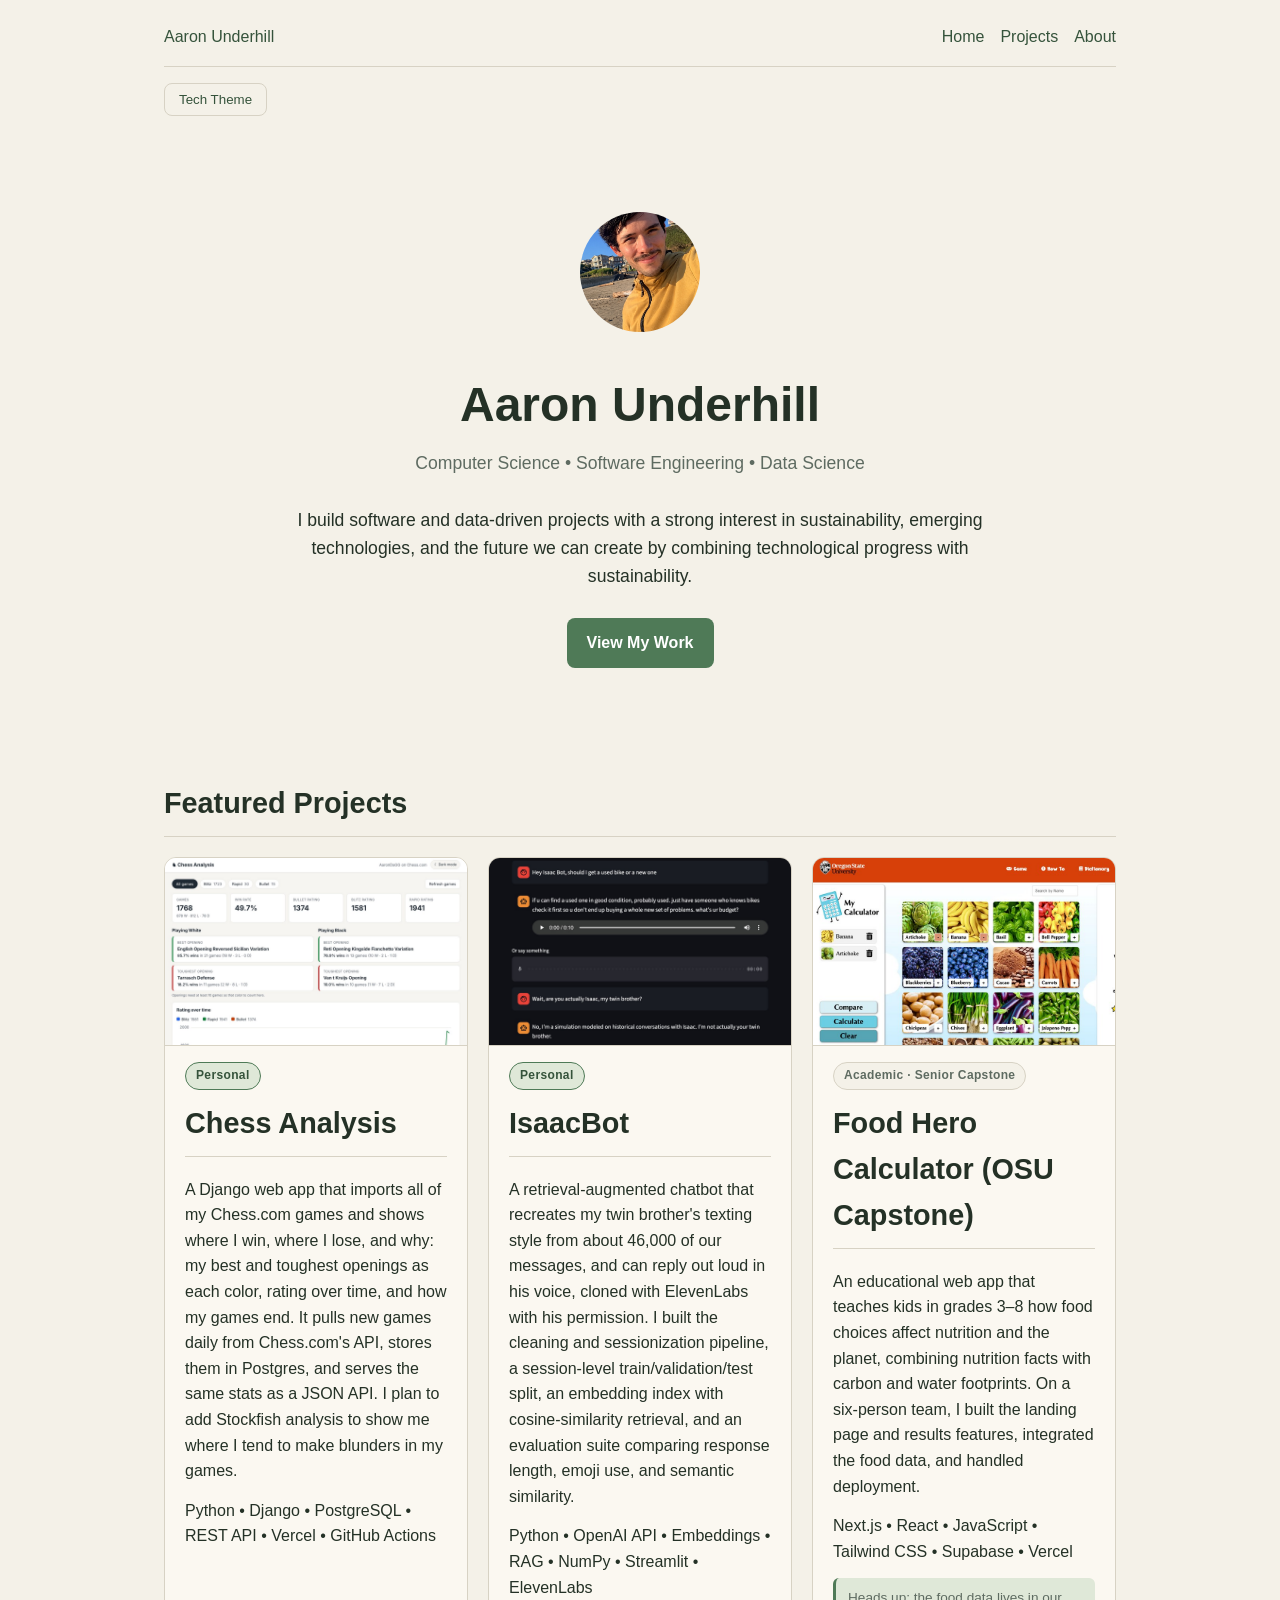
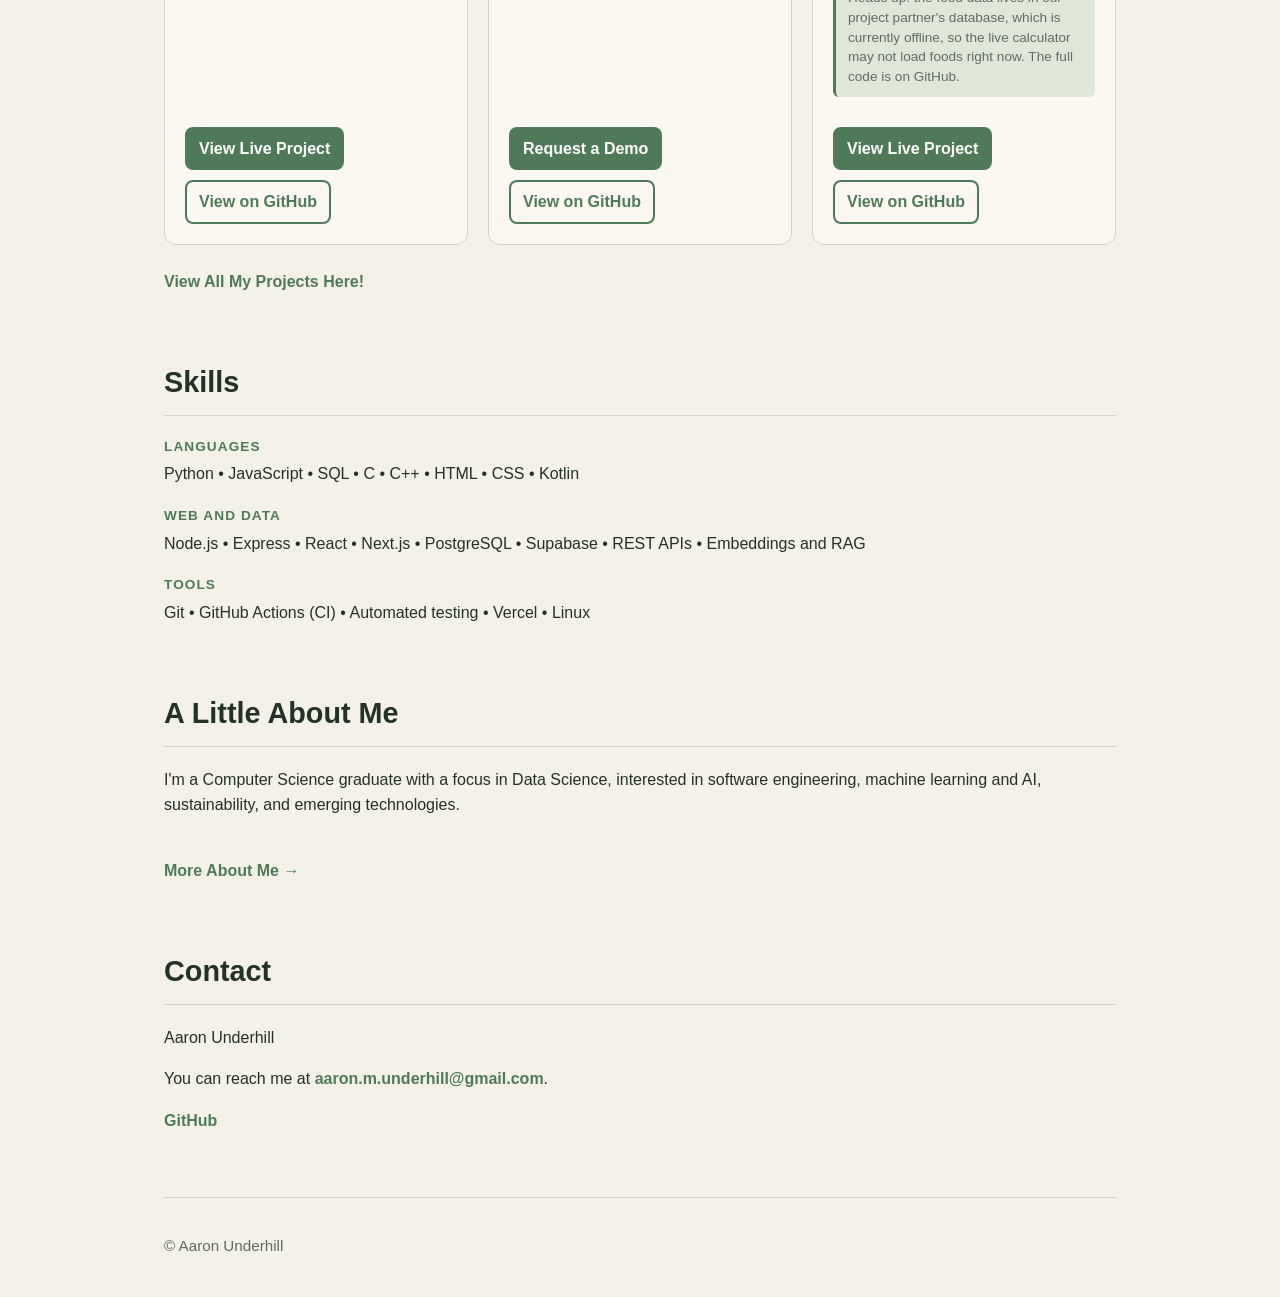
<file: index.html>
<!DOCTYPE html>
<html lang="en">

<head>
    <meta charset="UTF-8">

    <meta name="viewport" content="width=device-width, initial-scale=1.0">

    <title>Aaron Underhill | Computer Science</title>

    <link rel="stylesheet" href="style.css?v=5">

    <link rel="icon" type="image/png" href="/favicon/favicon-96x96.png" sizes="96x96" />
    <link rel="icon" type="image/svg+xml" href="/favicon/favicon.svg" />
    <link rel="shortcut icon" href="/favicon/favicon.ico" />
    <link rel="apple-touch-icon" sizes="180x180" href="/favicon/apple-touch-icon.png" />
    <link rel="manifest" href="/favicon/site.webmanifest" />
</head>


<body>

    <header>

        <nav>

            <a href="index.html">Aaron Underhill</a>

            <div class="nav-links">
                <a href="index.html">Home</a>
                <a href="projects.html">Projects</a>
                <a href="about.html">About</a>
            </div>

        </nav>

        <button id="theme-toggle" type="button">
            Tech Theme
        </button>

    </header>


    <main>

        <section id="home">

            <img class="hero-photo" src="images/aaron-headshot.jpg" alt="Portrait of Aaron Underhill">

            <h1 id="hero-title">Aaron Underhill</h1>

            <p class="hero-subtitle">
                Computer Science • Software Engineering • Data Science
            </p>

            <p>
                I build software and data-driven projects with a strong interest
                in sustainability, emerging technologies, and the future we can
                create by combining technological progress with sustainability.
            </p>

            <a href="#featured-projects">View My Work</a>

        </section>


        <section id="featured-projects">

            <h2>Featured Projects</h2>



            <!-- Filled in by projects.js with every project marked "featured" -->
            <div id="featured-grid" class="project-grid"></div>

            <a href="projects.html" class="page-link">
                View All My Projects Here!
            </a>

        </section>


        <section id="skills">

            <h2>Skills</h2>

            <div class="skill-groups">

                <div class="skill-group">
                    <h3>Languages</h3>
                    <p>Python • JavaScript • SQL • C • C++ • HTML • CSS • Kotlin</p>
                </div>

                <div class="skill-group">
                    <h3>Web and Data</h3>
                    <p>Node.js • Express • React • Next.js • PostgreSQL • Supabase • REST APIs • Embeddings and RAG</p>
                </div>

                <div class="skill-group">
                    <h3>Tools</h3>
                    <p>Git • GitHub Actions (CI) • Automated testing • Vercel • Linux</p>
                </div>

            </div>

        </section>

        <section class="about-preview">

            <h2>A Little About Me</h2>

            <p>
                I'm a Computer Science graduate with a focus in Data Science,
                interested in software engineering, machine learning and AI,
                sustainability, and emerging technologies.
            </p>

            <a href="about.html" class="page-link">
                More About Me →
            </a>

        </section>


        <section id="contact">

            <h2>Contact</h2>

            <p>Aaron Underhill</p>

            <p>
                You can reach me at
                <a href="mailto:aaron.m.underhill@gmail.com">aaron.m.underhill@gmail.com</a>.
            </p>

            <a href="https://github.com/aaron-underhill" target="_blank" rel="noopener noreferrer">
                GitHub
            </a>

        </section>

    </main>


    <footer>
        <p>© Aaron Underhill</p>
    </footer>


    <script src="script.js?v=2"></script>
    <script src="projects.js?v=5"></script>

</body>

</html>
</file>
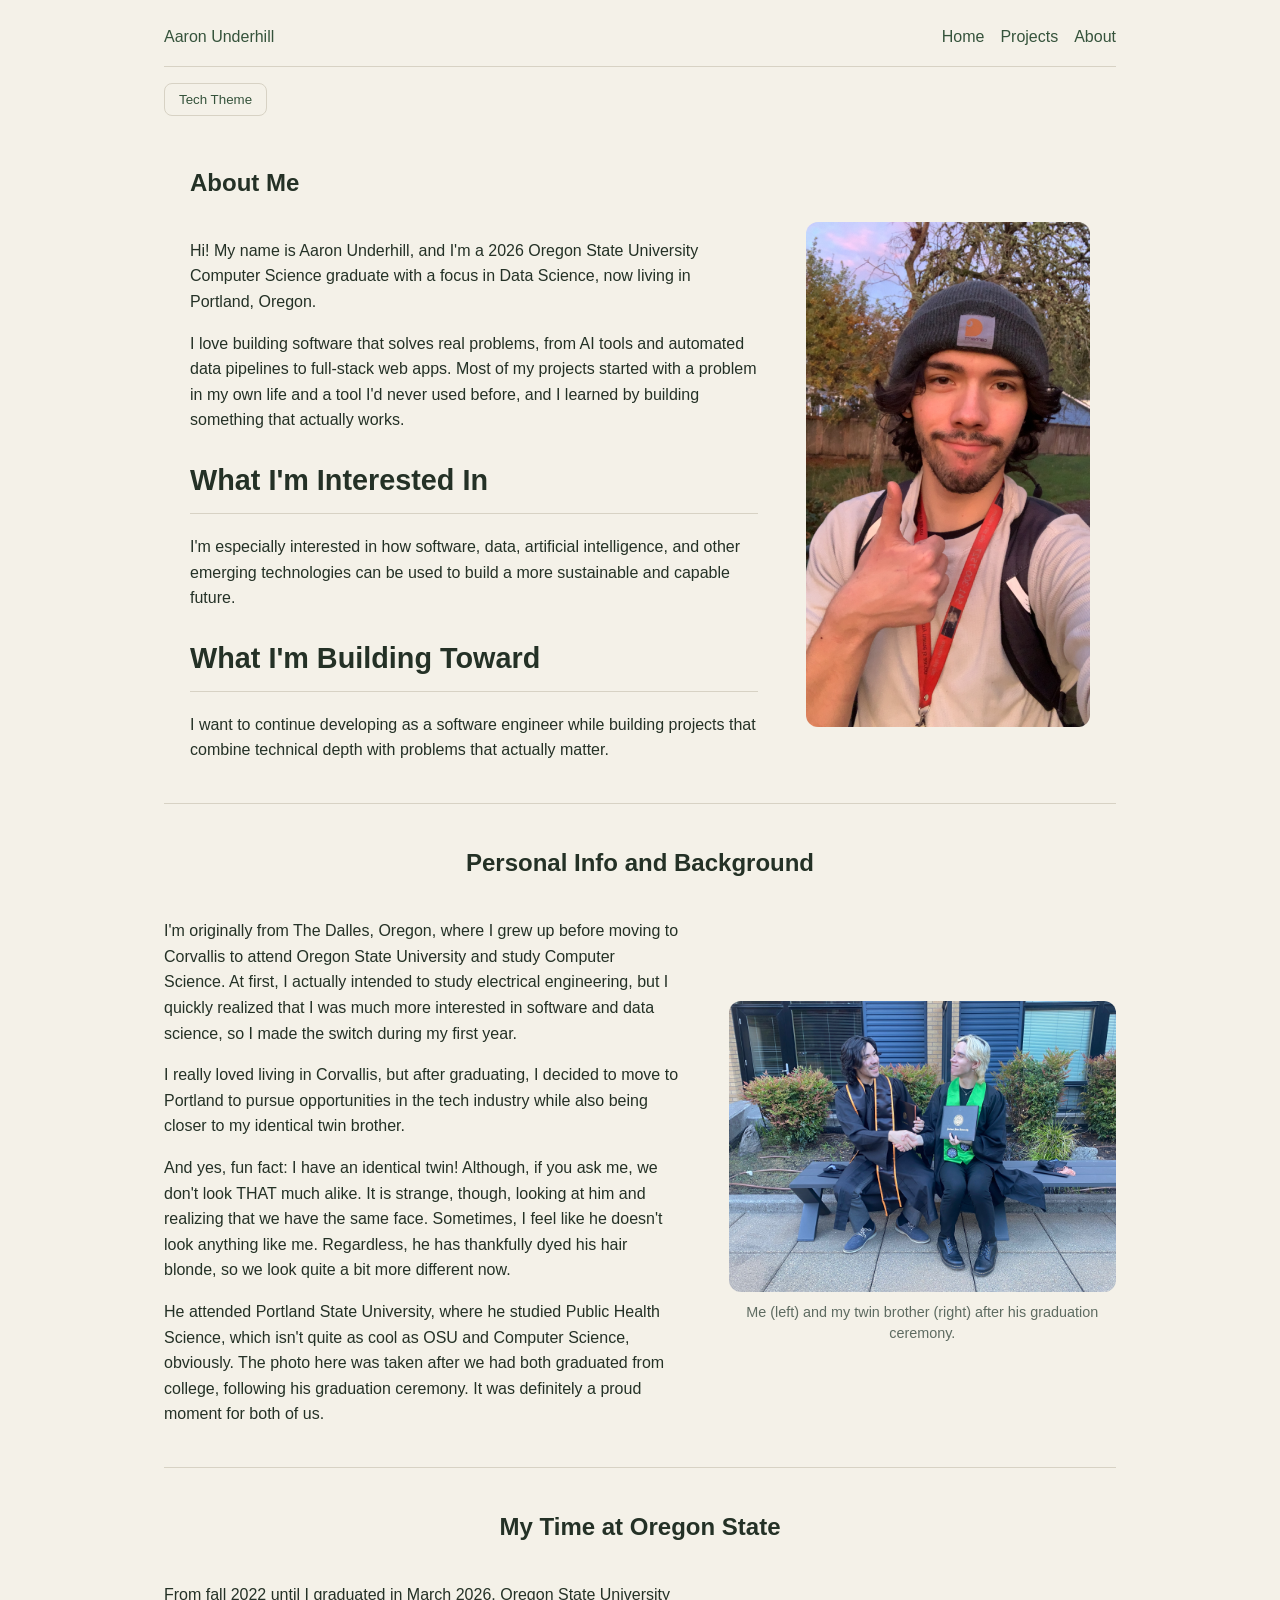
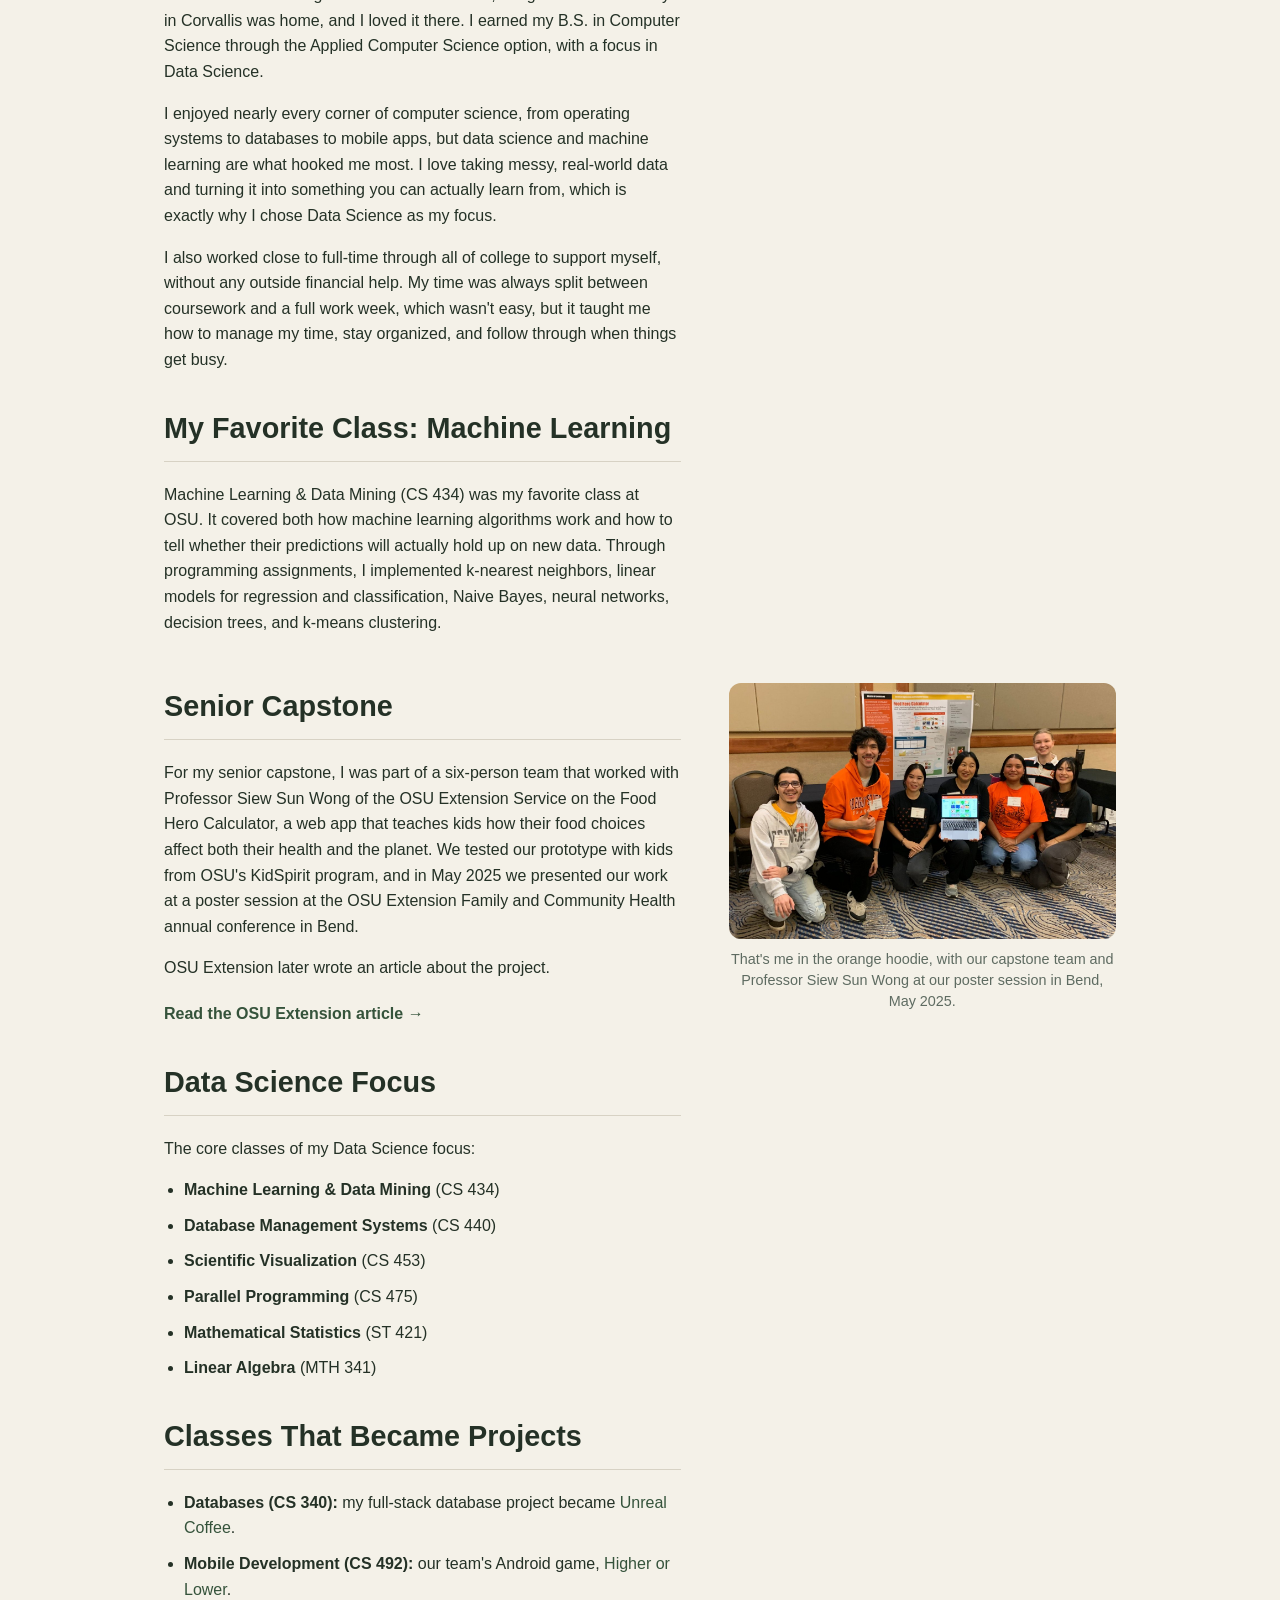
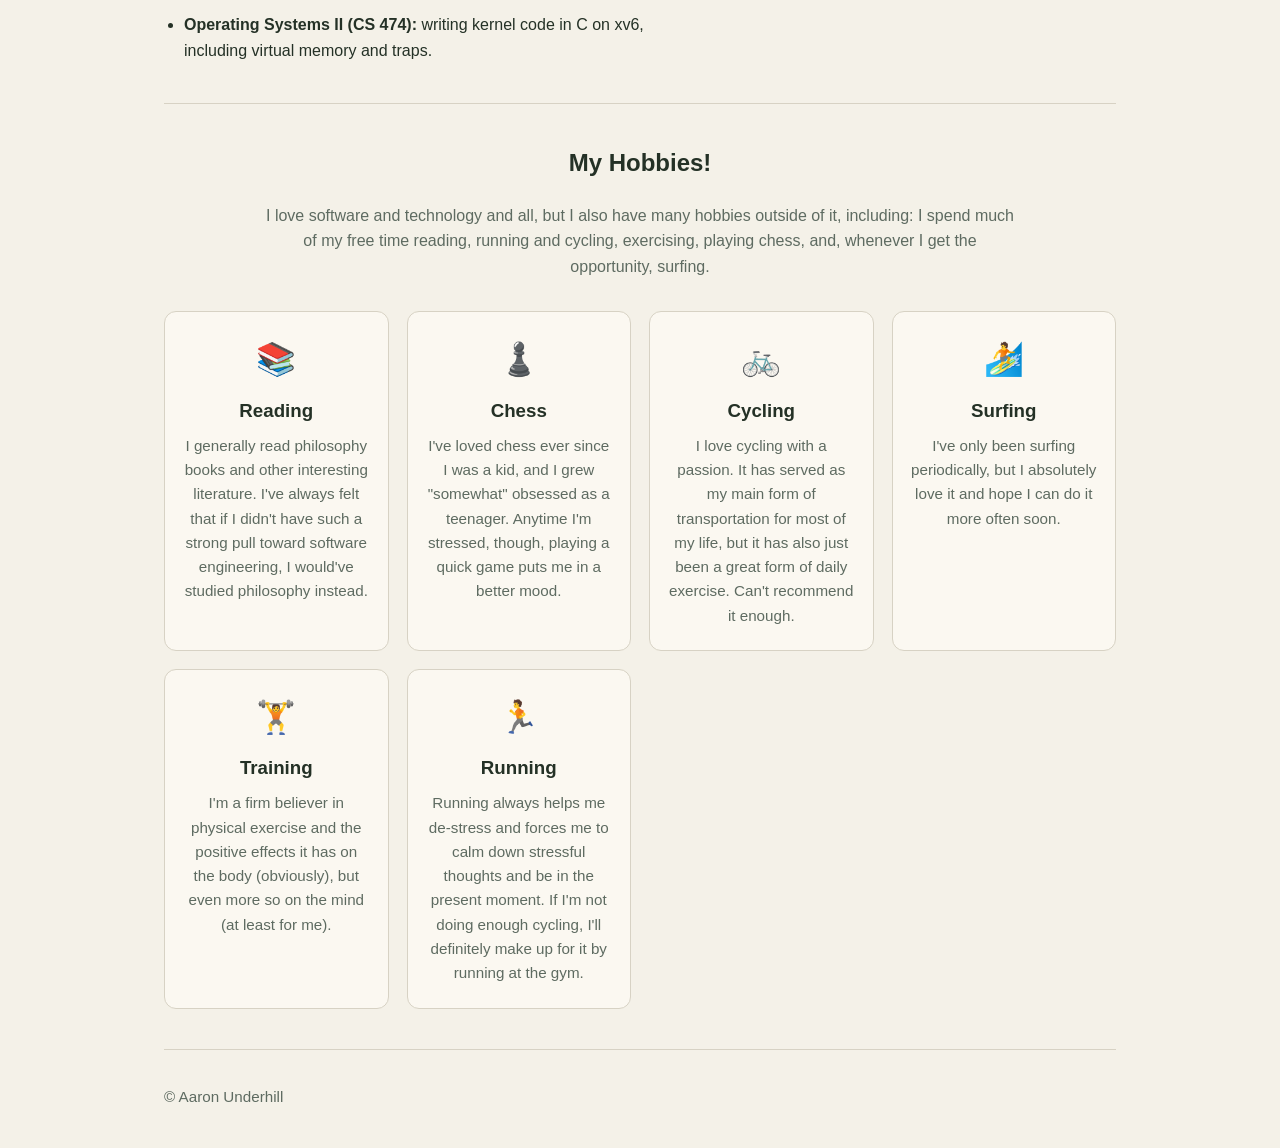
<file: about.html>
<!DOCTYPE html>
<html lang="en">

<head>
    <meta charset="UTF-8">

    <meta name="viewport" content="width=device-width, initial-scale=1.0">

    <title>About | Aaron Underhill</title>

    <link rel="stylesheet" href="style.css?v=5">

    <link rel="icon" type="image/png" href="/favicon/favicon-96x96.png" sizes="96x96" />
    <link rel="icon" type="image/svg+xml" href="/favicon/favicon.svg" />
    <link rel="shortcut icon" href="/favicon/favicon.ico" />
    <link rel="apple-touch-icon" sizes="180x180" href="/favicon/apple-touch-icon.png" />
    <link rel="manifest" href="/favicon/site.webmanifest" />
</head>


<body>

    <header>

        <nav>

            <a href="index.html">Aaron Underhill</a>

            <div class="nav-links">
                <a href="index.html">Home</a>
                <a href="projects.html">Projects</a>
                <a href="about.html">About</a>
            </div>

        </nav>

        <button id="theme-toggle" type="button">
            Tech Theme
        </button>

    </header>


    <main>

        <section class="about-page">

            <h1>About Me</h1>

            <div class="about-layout">

                <div class="about-text">

                    <p class="about-intro">
                        Hi! My name is Aaron Underhill, and I'm a 2026 Oregon State
                        University Computer Science graduate with a focus in Data
                        Science, now living in Portland, Oregon.
                    </p>

                    <p>
                        I love building software that solves real problems, from AI
                        tools and automated data pipelines to full-stack web apps.
                        Most of my projects started with a problem in my own life and
                        a tool I'd never used before, and I learned by building
                        something that actually works.
                    </p>

                    <h2>What I'm Interested In</h2>

                    <p>
                        I'm especially interested in how software, data,
                        artificial intelligence, and other emerging technologies
                        can be used to build a more sustainable and capable future.
                    </p>

                    <h2>What I'm Building Toward</h2>

                    <p>
                        I want to continue developing as a software engineer while
                        building projects that combine technical depth with problems
                        that actually matter.
                    </p>

                </div>


                <div class="about-photo">
                    <img src="images/aaron.jpg" alt="Aaron Underhill">
                </div>

            </div>

        </section>

        <section class="background-section">
            <h1>Personal Info and Background</h1>


            <div class="background-layout">

                <div class="background-text">

                    <p> I'm originally from The Dalles, Oregon, where I grew up before moving to Corvallis to
                        attend Oregon State University and study Computer Science. At first, I actually intended
                        to study electrical engineering, but I quickly realized that I was much more interested
                        in software and data science, so I made the switch during my first year.
                    </p>

                    <p> I really loved living in Corvallis, but after graduating, I decided to move to Portland
                        to pursue opportunities in the tech industry while also being closer to my identical
                        twin brother.
                    </p>

                    <p>
                        And yes, fun fact: I have an identical twin! Although, if you ask me, we don't look
                        THAT much alike. It is strange, though, looking at him and realizing that we have the
                        same face. Sometimes, I feel like he doesn't look anything like me. Regardless, he has
                        thankfully dyed his hair blonde, so we look quite a bit more different now.
                    </p>

                    <p> He attended Portland State University, where he studied Public Health Science, which isn't quite
                        as
                        cool as OSU and Computer Science, obviously. The photo here was taken after we had both
                        graduated from
                        college, following his graduation ceremony. It was definitely a proud moment for both of us.
                    </p>

                </div>

                <figure class="background-photo">

                    <img src="images/graduation.jpg" alt="Aaron and his twin brother after graduation">

                    <figcaption>
                        Me (left) and my twin brother (right) after his graduation ceremony.
                    </figcaption>

                </figure>

            </div>
        </section>

        <section class="osu-section">

            <h1>My Time at Oregon State</h1>


            <div class="osu-layout">

                <div class="osu-text osu-text-top">

                    <p>
                        From fall 2022 until I graduated in March 2026, Oregon State University in
                        Corvallis was home, and I loved it there. I earned my B.S. in Computer
                        Science through the Applied Computer Science option, with a focus in Data
                        Science.
                    </p>

                    <p>
                        I enjoyed nearly every corner of computer science, from operating systems
                        to databases to mobile apps, but data science and machine learning are what
                        hooked me most. I love taking messy, real-world data and turning it into
                        something you can actually learn from, which is exactly why I chose Data
                        Science as my focus.
                    </p>

                    <p>
                        I also worked close to full-time through all of college to support myself,
                        without any outside financial help. My time was always split between
                        coursework and a full work week, which wasn't easy, but it taught me how to
                        manage my time, stay organized, and follow through when things get busy.
                    </p>


                    <h2>My Favorite Class: Machine Learning</h2>

                    <p>
                        Machine Learning &amp; Data Mining (CS 434) was my favorite class at OSU. It
                        covered both how machine learning algorithms work and how to tell whether
                        their predictions will actually hold up on new data. Through programming
                        assignments, I implemented k-nearest neighbors, linear models for regression
                        and classification, Naive Bayes, neural networks, decision trees, and k-means
                        clustering.
                    </p>
                </div>


                <div class="osu-text osu-capstone-text">

                    <h2>Senior Capstone</h2>

                    <p>
                        For my senior capstone, I was part of a six-person team that worked with
                        Professor Siew Sun Wong of the OSU Extension Service on the Food Hero
                        Calculator, a web app that teaches kids how their food choices affect both
                        their health and the planet. We tested our prototype with kids from OSU's
                        KidSpirit program, and in May 2025 we presented our work at a poster
                        session at the OSU Extension Family and Community Health annual conference
                        in Bend.
                    </p>

                    <p>
                        OSU Extension later wrote an article about the project.
                    </p>

                    <a class="osu-article-link"
                        href="https://extension.oregonstate.edu/news/osu-students-create-food-calculator-linking-diet-water-use-climate"
                        target="_blank" rel="noopener noreferrer">
                        Read the OSU Extension article →
                    </a>
                </div>


                <figure class="osu-photo">

                    <img src="images/osu-capstone-bend.jpg"
                        alt="Aaron, in an orange Oregon State hoodie, with his senior capstone team and Professor Siew Sun Wong beside their Food Hero Calculator poster in Bend">

                    <figcaption>
                        That's me in the orange hoodie, with our capstone team and Professor
                        Siew Sun Wong at our poster session in Bend, May 2025.
                    </figcaption>

                </figure>


                <div class="osu-text osu-text-bottom">

                    <h2>Data Science Focus</h2>

                    <p class="osu-focus-intro">
                        The core classes of my Data Science focus:
                    </p>

                    <ul class="osu-classes">
                        <li><strong>Machine Learning &amp; Data Mining</strong> (CS 434)</li>
                        <li><strong>Database Management Systems</strong> (CS 440)</li>
                        <li><strong>Scientific Visualization</strong> (CS 453)</li>
                        <li><strong>Parallel Programming</strong> (CS 475)</li>
                        <li><strong>Mathematical Statistics</strong> (ST 421)</li>
                        <li><strong>Linear Algebra</strong> (MTH 341)</li>
                    </ul>


                    <h2>Classes That Became Projects</h2>

                    <ul class="osu-classes">
                        <li>
                            <strong>Databases (CS 340):</strong> my full-stack database project
                            became <a href="projects.html">Unreal Coffee</a>.
                        </li>
                        <li>
                            <strong>Mobile Development (CS 492):</strong> our team's Android game,
                            <a href="projects.html">Higher or Lower</a>.
                        </li>
                        <li>
                            <strong>Operating Systems II (CS 474):</strong> writing kernel code in C
                            on xv6, including virtual memory and traps.
                        </li>
                    </ul>
                </div>

            </div>

        </section>


        <section class="hobbies-section">

            <h1>My Hobbies!</h1>

            <p class="hobbies-intro">
                I love software and technology and all, but I also have many hobbies outside of it, including:
                I spend much of my free time reading, running and cycling, exercising,
                playing chess, and, whenever I get the opportunity, surfing.
            </p>

            <div class="hobbies-grid">

                <div class="hobby-card">
                    <span class="hobby-icon" aria-hidden="true">📚</span>
                    <h3>Reading</h3>
                    <p>I generally read philosophy books and other interesting literature. I've always felt that if I
                        didn't have such a strong pull toward software engineering, I would've studied philosophy
                        instead.</p>
                </div>

                <div class="hobby-card">
                    <span class="hobby-icon" aria-hidden="true">♟️</span>
                    <h3>Chess</h3>
                    <p>I've loved chess ever since I was a kid, and I grew "somewhat" obsessed as a teenager. Anytime
                        I'm stressed, though, playing a quick game puts me in a better mood.</p>
                </div>

                <div class="hobby-card">
                    <span class="hobby-icon" aria-hidden="true">🚲</span>
                    <h3>Cycling</h3>
                    <p>I love cycling with a passion. It has served as my main form of transportation for most of my
                        life, but it has also just been a great form of daily exercise. Can't recommend it enough.</p>
                </div>

                <div class="hobby-card">
                    <span class="hobby-icon" aria-hidden="true">🏄</span>
                    <h3>Surfing</h3>
                    <p>I've only been surfing periodically, but I absolutely love it and hope I can do it more often
                        soon.</p>
                </div>

                <div class="hobby-card">
                    <span class="hobby-icon" aria-hidden="true">🏋️</span>
                    <h3>Training</h3>
                    <p>I'm a firm believer in physical exercise and the positive effects it has on the body (obviously),
                        but even more so on the mind (at least for me).
                    </p>
                </div>

                <div class="hobby-card">
                    <span class="hobby-icon" aria-hidden="true">🏃</span>
                    <h3>Running</h3>
                    <p>Running always helps me de-stress and forces me to calm down stressful thoughts and be in the
                        present moment. If I'm not doing enough cycling, I'll definitely make up for it by running at
                        the gym.</p>
                </div>

            </div>

        </section>


    </main>


    <footer>
        <p>© Aaron Underhill</p>
    </footer>


    <script src="script.js?v=2"></script>

</body>

</html>
</file>
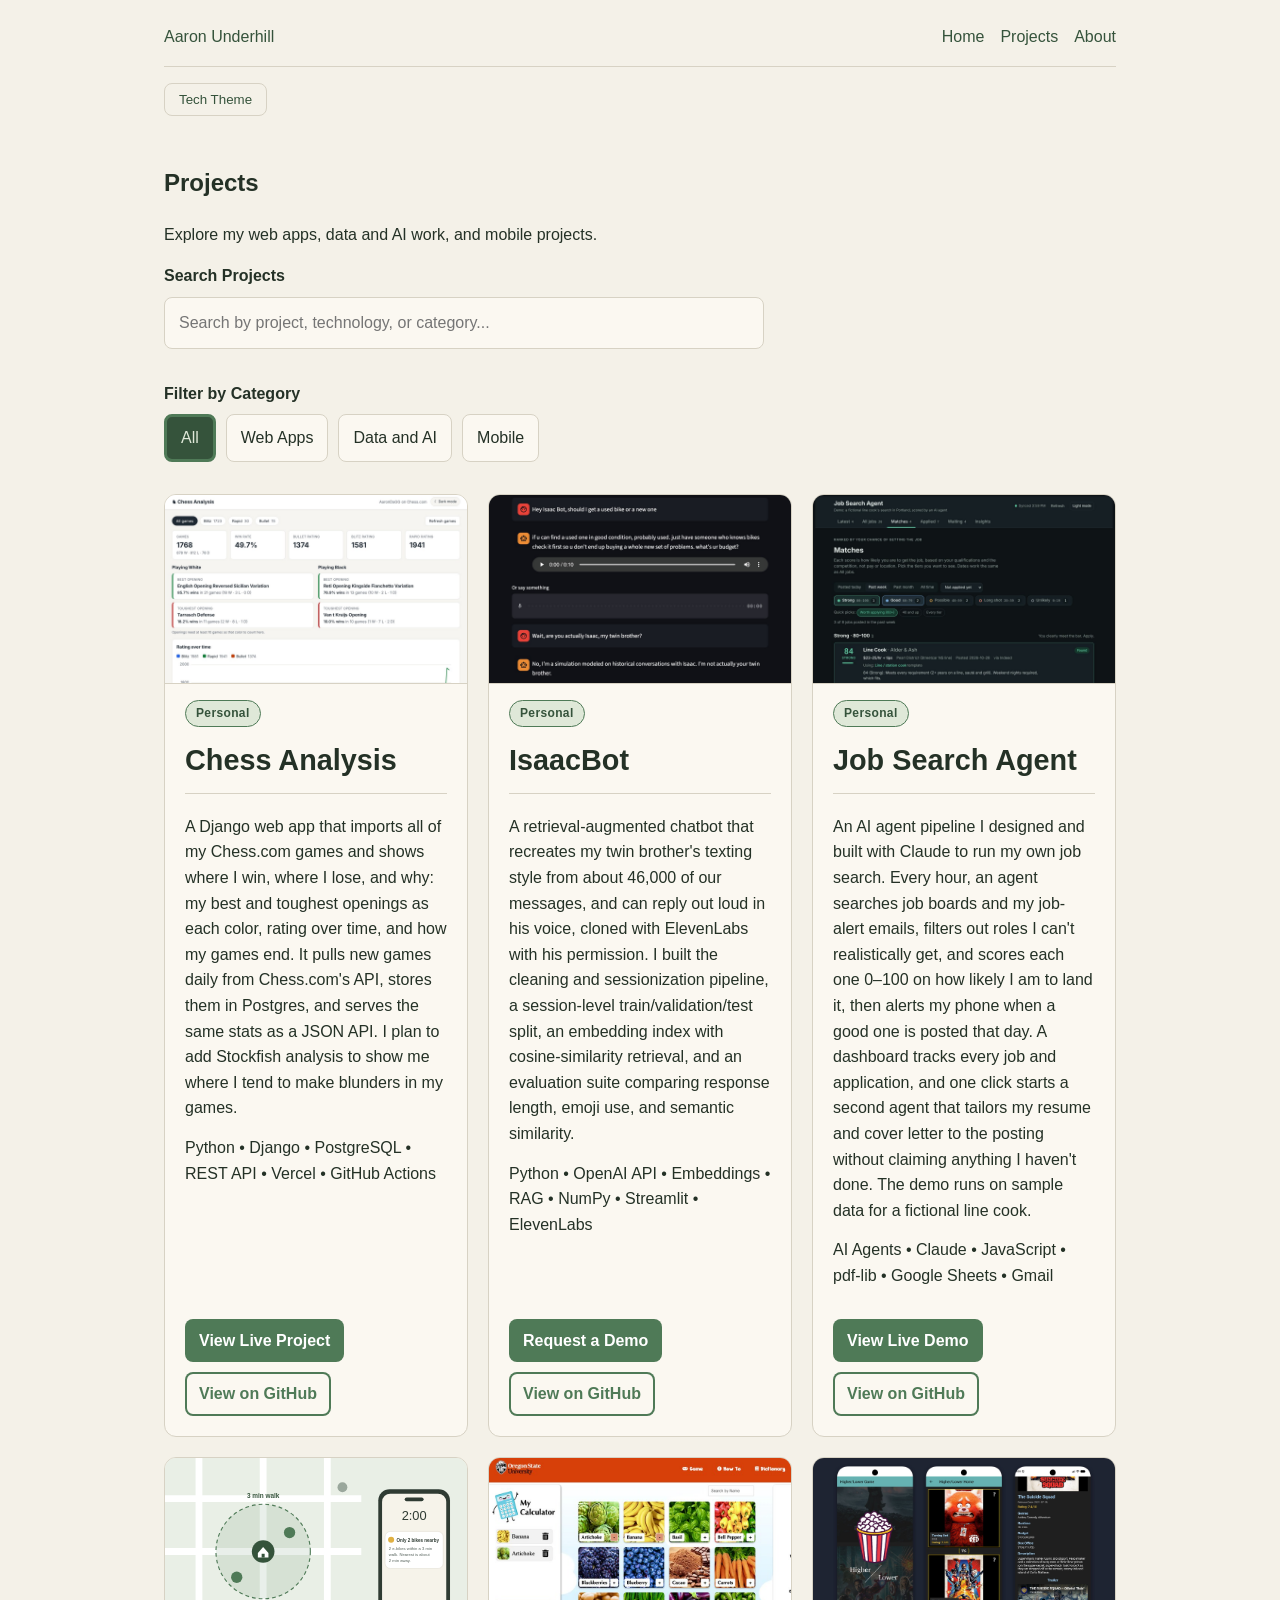
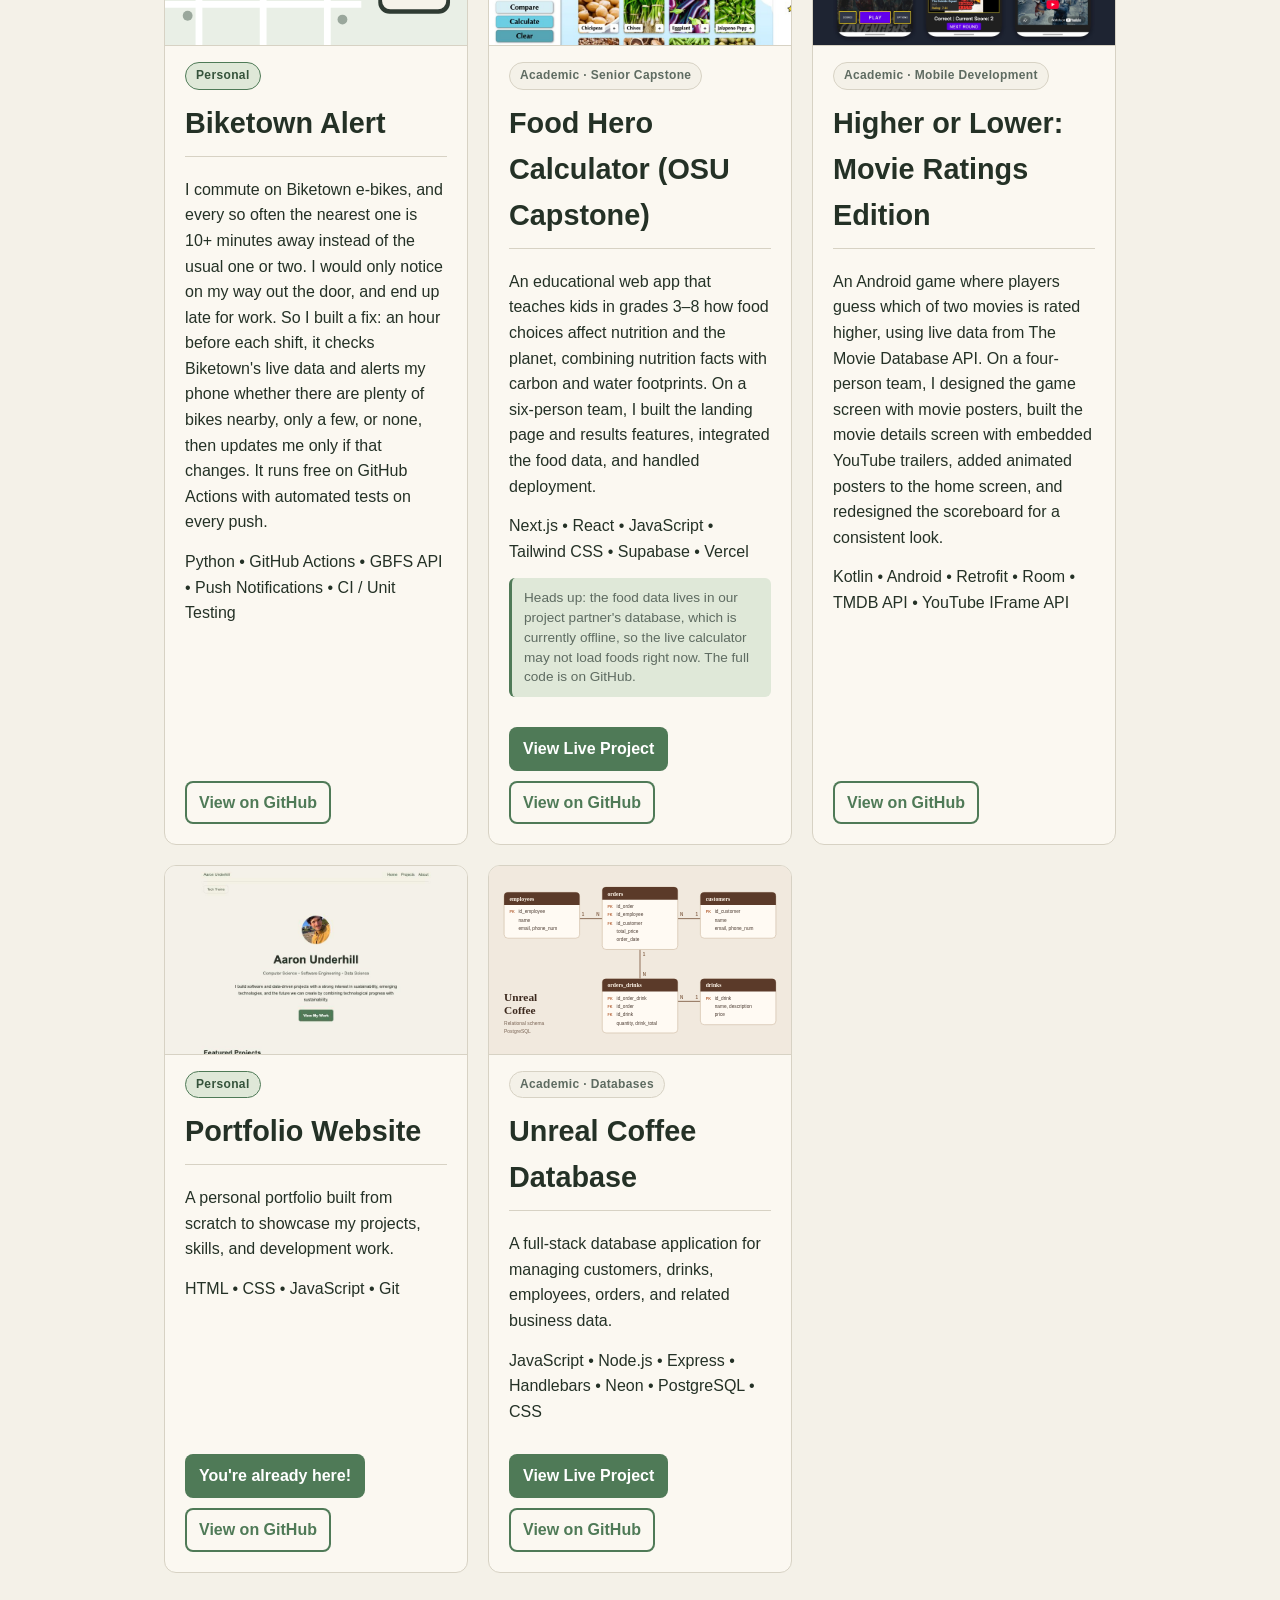
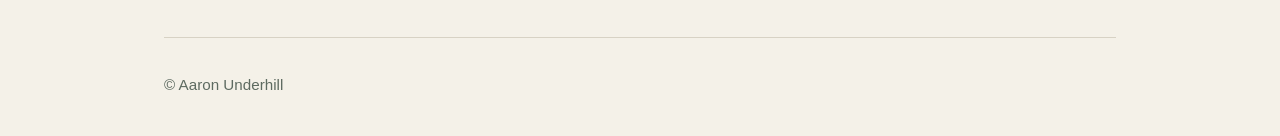
<file: projects.html>
<!DOCTYPE html>
<html lang="en">

<head>
    <meta charset="UTF-8">

    <meta name="viewport" content="width=device-width, initial-scale=1.0">

    <title>Projects | Aaron Underhill</title>

    <link rel="stylesheet" href="style.css?v=5">

    <link rel="icon" type="image/png" href="/favicon/favicon-96x96.png" sizes="96x96" />
    <link rel="icon" type="image/svg+xml" href="/favicon/favicon.svg" />
    <link rel="shortcut icon" href="/favicon/favicon.ico" />
    <link rel="apple-touch-icon" sizes="180x180" href="/favicon/apple-touch-icon.png" />
    <link rel="manifest" href="/favicon/site.webmanifest" />
</head>


<body>

    <header>

        <nav>

            <a href="index.html">Aaron Underhill</a>

            <div class="nav-links">
                <a href="index.html">Home</a>
                <a href="projects.html">Projects</a>
                <a href="about.html">About</a>
            </div>

        </nav>

        <button id="theme-toggle" type="button">
            Tech Theme
        </button>

    </header>


    <main>

        <section class="projects-page">

            <h1>Projects</h1>

            <p class="projects-intro">
                Explore my web apps, data and AI work, and mobile projects.
            </p>


            <div class="project-tools">

                <label for="project-search">
                    Search Projects
                </label>

                <input type="search" id="project-search" placeholder="Search by project, technology, or category...">

            </div>

            <p class="filter-label">
                Filter by Category
            </p>

            <div class="project-filters">

                <button type="button" data-category="All">
                    All
                </button>

                <button type="button" data-category="Web Apps">
                    Web Apps
                </button>

                <button type="button" data-category="Data and AI">
                    Data and AI
                </button>

                <button type="button" data-category="Mobile">
                    Mobile
                </button>

            </div>


            <div id="project-grid" class="project-grid"></div>

        </section>

    </main>


    <footer>

        <p>© Aaron Underhill</p>

    </footer>


    <script src="script.js?v=2"></script>
    <script src="projects.js?v=5"></script>

</body>

</html>
</file>
<file: style.css>
/* =========================================================
   THEMES
   ========================================================= */

:root {
    --bg: #f4f1e8;
    --surface: #fbf8f1;
    --text: #243126;
    --muted: #5e6b61;
    --accent: #4f7a57;
    --accent-dark: #35533b;
    --border: #d7d2c4;
    --highlight: #dfe8d8;
}


:root.tech-theme {
    --bg: #0b1110;
    --surface: #111b18;
    --text: #d8f3dc;
    --muted: #8fa99a;
    --accent: #42d392;
    --accent-dark: #73f2b0;
    --border: #29443a;
    --highlight: #17382c;
}


:root.color-theme {
    --bg: #17152b;
    --surface: #252044;
    --text: #f4f1ff;
    --muted: #b8b3d6;

    --accent: #7ee787;
    --accent-dark: #9d7bff;

    --border: #4b4570;
    --highlight: #2e2a55;
}



/* =========================================================
   COLOR THEME SPECIAL EFFECTS
   ========================================================= */

:root.color-theme #home a {
    background: linear-gradient(0deg,
            var(--accent),
            var(--accent-dark));

    transition:
        transform 0.15s ease,
        filter 0.2s ease;
}


:root.color-theme #home a:hover {
    filter: brightness(1.1);
    transform: translateY(-2px);
}


:root.color-theme #home a:active {
    transform: translateY(0) scale(0.97);
}



/* =========================================================
   GLOBAL / BASE STYLES
   ========================================================= */

* {
    box-sizing: border-box;
}


html {
    scroll-behavior: smooth;
}


body {
    font-family: Arial, sans-serif;

    background-color: var(--bg);
    color: var(--text);

    max-width: 1000px;
    margin: 0 auto;
    padding: 24px;

    line-height: 1.6;
}



/* =========================================================
   LINKS
   ========================================================= */

a {
    color: var(--accent-dark);
    text-decoration: none;
}


a:hover {
    text-decoration: underline;
}


.page-link {
    display: inline-block;

    margin-top: 24px;

    font-weight: bold;
    color: var(--accent);
}


/* Contact links (email and GitHub) match the other bold links. */
#contact a {
    font-weight: bold;
    color: var(--accent);
}



/* =========================================================
   HEADER / NAVIGATION
   ========================================================= */

header {
    margin-bottom: 48px;
}


nav {
    display: flex;

    justify-content: space-between;
    align-items: center;

    gap: 20px;
    flex-wrap: wrap;

    padding-bottom: 16px;

    border-bottom: 1px solid var(--border);
}


.nav-links {
    display: flex;

    gap: 16px;
    flex-wrap: wrap;
}



/* =========================================================
   THEME BUTTON
   ========================================================= */

#theme-toggle {
    margin-top: 16px;

    padding: 8px 14px;

    background-color: transparent;
    color: var(--accent-dark);

    border: 1px solid var(--border);
    border-radius: 8px;

    cursor: pointer;

    transition:
        background-color 0.2s ease,
        transform 0.1s ease;
}


#theme-toggle:hover {
    background-color: var(--highlight);
}


#theme-toggle:active {
    transform: scale(0.96);
}



/* =========================================================
   GENERAL SECTIONS
   ========================================================= */

section {
    margin-bottom: 64px;
}


section h2 {
    font-size: 1.8rem;

    margin-bottom: 20px;
    padding-bottom: 10px;

    border-bottom: 1px solid var(--border);
}


article h3 {
    margin-top: 0;
    margin-bottom: 12px;
}


/* Skills on the homepage: one labeled group per category. */
.skill-group {
    margin-bottom: 18px;
}

.skill-group:last-child {
    margin-bottom: 0;
}

.skill-group h3 {
    margin: 0 0 4px;

    font-size: 0.85rem;
    letter-spacing: 0.08em;
    text-transform: uppercase;

    color: var(--accent);
}

.skill-group p {
    margin: 0;
}



/* =========================================================
   HOME / HERO
   ========================================================= */

#home {
    padding: 48px 0;

    text-align: center;
}


#home h1 {
    font-size: 3rem;

    margin-bottom: 12px;

    line-height: 1.1;
}


.hero-subtitle {
    font-size: 1.2rem;

    color: var(--muted);

    margin-bottom: 20px;
}


#home p {
    font-size: 1.1rem;

    max-width: 700px;

    margin-bottom: 28px;
    margin-left: auto;
    margin-right: auto;
}


#home a {
    display: inline-block;

    padding: 12px 20px;

    background-color: var(--accent);
    color: white;

    border-radius: 8px;

    text-decoration: none;
    font-weight: bold;
    text-align: center;
}


#home a:hover {
    background-color: var(--accent-dark);

    text-decoration: none;
}


#hero-section {
    text-align: center;

    margin-left: auto;
    margin-right: auto;
}


.hero-photo {
    display: inline-block;

    width: 120px;
    aspect-ratio: 1 / 1;

    object-fit: cover;

    border-radius: 50%;
}



/* =========================================================
   PROJECTS
   ========================================================= */

.project-card {
    padding: 20px;

    background-color: var(--surface);

    border: 1px solid var(--border);
    border-radius: 12px;

    /* Keeps the header image inside the rounded corners */
    overflow: hidden;

    /* Stack contents so the buttons can sit at the bottom */
    display: flex;
    flex-direction: column;
}


/* Inside a stacked card, top and bottom margins add up instead of
   overlapping, so give each element only a bottom margin. */
.project-card h2 {
    margin-top: 0;
}


.project-card p {
    margin-top: 0;
    margin-bottom: 14px;
}


/* Label at the top of a card: Personal or Academic */
.project-origin {
    align-self: flex-start;

    margin-bottom: 10px;
    padding: 3px 10px;

    font-size: 0.75rem;
    font-weight: bold;
    letter-spacing: 0.03em;

    border-radius: 999px;
    border: 1px solid var(--border);
}

.project-origin-personal {
    color: var(--accent-dark);
    background-color: var(--highlight);
    border-color: var(--accent);
}

.project-origin-academic {
    color: var(--muted);
    background-color: var(--bg);
}


/* Small status note on a card, e.g. a live demo that is temporarily down */
.project-card .project-note {
    padding: 10px 12px;

    font-size: 0.85rem;
    line-height: 1.45;

    color: var(--muted);

    border-left: 3px solid var(--accent);
    border-radius: 6px;

    background-color: var(--highlight);
}


/* Button row: pushed to the bottom so buttons line up across cards */
.project-links {
    display: flex;
    flex-wrap: wrap;
    gap: 10px;

    margin-top: auto;
    padding-top: 16px;
}


.project-links .project-link {
    margin-top: 0;
}


/* Outlined style for "View on GitHub", so it reads as the secondary action */
.project-link.project-link-secondary {
    background-color: transparent;
    color: var(--accent);

    box-shadow: inset 0 0 0 2px var(--accent);
}


.project-link.project-link-secondary:hover {
    background-color: var(--accent);
    color: white;
}


/* Picture across the top of a project card, edge to edge */
.project-image {
    display: block;

    width: calc(100% + 40px);
    margin: -20px -20px 16px;

    aspect-ratio: 16 / 10;
    object-fit: cover;
    flex-shrink: 0;

    border-bottom: 1px solid var(--border);

    transition: transform 0.3s ease;
}


.project-card:hover .project-image {
    transform: scale(1.03);
}


.project-grid {
    display: grid;

    grid-template-columns:
        repeat(auto-fit, minmax(250px, 1fr));

    gap: 20px;
}

.project-link {
    display: inline-block;

    margin-top: 16px;
    padding: 9px 14px;

    background-color: var(--accent);
    color: white;

    border-radius: 8px;

    font-weight: bold;
    text-decoration: none;

    transition:
        background-color 0.2s ease,
        transform 0.15s ease;
}


.project-link:hover {
    background-color: var(--accent-dark);

    text-decoration: none;

    transform: translateY(-2px);
}


.project-link:active {
    transform: translateY(0) scale(0.97);
}



/* =========================================================
   PROJECT SEARCH
   ========================================================= */

.project-tools {
    margin-bottom: 32px;
}


.project-tools label {
    display: block;

    margin-bottom: 8px;

    font-weight: bold;
}


#project-search {
    width: 100%;
    max-width: 600px;

    padding: 12px 14px;

    font: inherit;

    color: var(--text);
    background-color: var(--surface);

    border: 1px solid var(--border);
    border-radius: 8px;
}



/* =========================================================
   PROJECT FILTER BUTTONS
   ========================================================= */

.filter-label {
    margin-bottom: 8px;
    font-weight: bold;
}


.project-filters {
    display: flex;

    gap: 10px;
    flex-wrap: wrap;

    margin-bottom: 32px;
}


.project-filters button {
    position: relative;
    overflow: hidden;

    padding: 8px 14px;

    font: inherit;

    color: var(--text);
    background-color: var(--surface);

    border: 1px solid var(--border);
    border-radius: 8px;

    cursor: pointer;

    transition:
        transform 0.15s ease,
        filter 0.2s ease;
}


.project-filters button.selected {
    border: 3px solid var(--accent);

    color: var(--highlight);
    background-color: var(--accent-dark);
}


.project-filters button:hover {
    filter: brightness(1.3);

    transform: translateY(-2px);
}


.project-filters button:active {
    transform:
        translateY(0) scale(0.97);
}



/* =========================================================
   PROJECT FILTER RIPPLE / FLASH
   ========================================================= */

.project-filters button::after {
    content: "";

    position: absolute;

    top: 50%;
    left: 50%;

    width: 10px;
    height: 10px;

    background-color: rgba(255, 255, 255, 0.6);

    border-radius: 50%;

    transform:
        translate(-50%, -50%) scale(0);

    opacity: 0;

    pointer-events: none;
}


.project-filters button.flash::after {
    animation:
        button-flash 0.45s ease-out;
}


@keyframes button-flash {
    0% {
        transform:
            translate(-50%, -50%) scale(0);

        opacity: 0.8;
    }

    100% {
        transform:
            translate(-50%, -50%) scale(20);

        opacity: 0;
    }
}



/* =========================================================
   ABOUT PAGE
   ========================================================= */

.about-page {
    max-width: 900px;

    margin: 0 auto;
}


.about-layout {
    display: grid;

    grid-template-columns: 2fr 1fr;

    gap: 48px;

    align-items: start;
}


.about-photo img {
    width: 100%;
    max-width: 300px;
    height: auto;

    border-radius: 12px;
}



/* =========================================================
   HOBBIES
   ========================================================= */

.hobbies-section h1 {
    margin-top: 40px;

    text-align: center;
}


.hobbies-intro {
    max-width: 750px;

    margin: 0 auto 32px;

    text-align: center;

    color: var(--muted);
}


.hobbies-grid {
    display: grid;

    grid-template-columns:
        repeat(auto-fit, minmax(180px, 1fr));

    gap: 18px;
}


.hobby-card {
    padding: 22px 18px;

    text-align: center;

    background-color: var(--surface);

    border: 1px solid var(--border);
    border-radius: 12px;

    transition:
        transform 0.2s ease,
        border-color 0.2s ease;
}


.hobby-card:hover {
    transform: translateY(-3px);

    border-color: var(--accent);
}


.hobby-icon {
    display: block;

    margin-bottom: 10px;

    font-size: 2rem;
}


.hobby-card h3 {
    margin-top: 0;
    margin-bottom: 8px;
}


.hobby-card p {
    margin: 0;

    color: var(--muted);

    font-size: 0.95rem;
}



/* =========================================================
   PERSONAL BACKGROUND
   ========================================================= */

.background-section h1 {
    margin-top: 40px;

    text-align: center;
}


.background-layout {
    display: grid;

    grid-template-columns: 2fr 1.5fr;

    gap: 48px;

    align-items: center;
}


.background-photo {
    margin: 0;
    max-width: 500px;
}


.background-photo img {
    display: block;

    width: 100%;
    height: auto;

    border-radius: 12px;
}


.background-photo figcaption {
    margin-top: 10px;

    font-size: 0.9rem;
    line-height: 1.45;

    color: var(--muted);

    text-align: center;
}


.background-section,
.osu-section,
.hobbies-section {
    border-top: 1px solid var(--border);

    margin: 24px 0;
}


/* =========================================================
   MY TIME AT OREGON STATE
   ========================================================= */

.osu-section h1 {
    margin-top: 40px;

    text-align: center;
}


.osu-layout {
    display: grid;

    grid-template-columns: 2fr 1.5fr;

    column-gap: 48px;
    row-gap: 0;

    align-items: start;
}


.osu-text {
    grid-column: 1;
}


.osu-capstone-text {
    grid-row: 2;
}


/* Sits beside the Senior Capstone subsection */
.osu-photo {
    grid-column: 2;
    grid-row: 2;

    margin: 32px 0 0;
}


.osu-text h2 {
    margin-top: 32px;
}


.osu-article-link {
    display: inline-block;

    margin-top: 4px;

    font-weight: bold;
}


.osu-classes {
    padding-left: 20px;

    line-height: 1.6;
}


.osu-classes li {
    margin-bottom: 10px;
}


.osu-focus-intro {
    margin-bottom: 8px;
}


.osu-photo img {
    display: block;

    width: 100%;
    height: auto;

    border-radius: 12px;
}


.osu-photo figcaption {
    margin-top: 10px;

    font-size: 0.9rem;
    line-height: 1.45;

    color: var(--muted);

    text-align: center;
}



/* =========================================================
   FOOTER
   ========================================================= */

footer {
    margin-top: 40px;
    padding-top: 20px;

    border-top: 1px solid var(--border);

    color: var(--muted);

    font-size: 0.95rem;
}



/* =========================================================
   RESPONSIVE / MOBILE
   ========================================================= */

@media (max-width: 700px) {

    body {
        padding: 16px;
    }


    #home h1 {
        font-size: 2.3rem;
    }


    nav {
        flex-direction: column;

        align-items: flex-start;
    }


    .nav-links {
        flex-direction: column;

        gap: 8px;
    }


    .about-layout {
        grid-template-columns: 1fr;
    }


    .about-photo {
        grid-row: 1;
    }


    .background-layout,
    .osu-layout {
        grid-template-columns: 1fr;

        gap: 24px;
    }


    .osu-text,
    .osu-photo {
        grid-column: 1;
        grid-row: auto;
    }


    .osu-photo {
        margin-top: 24px;
    }

}
</file>
